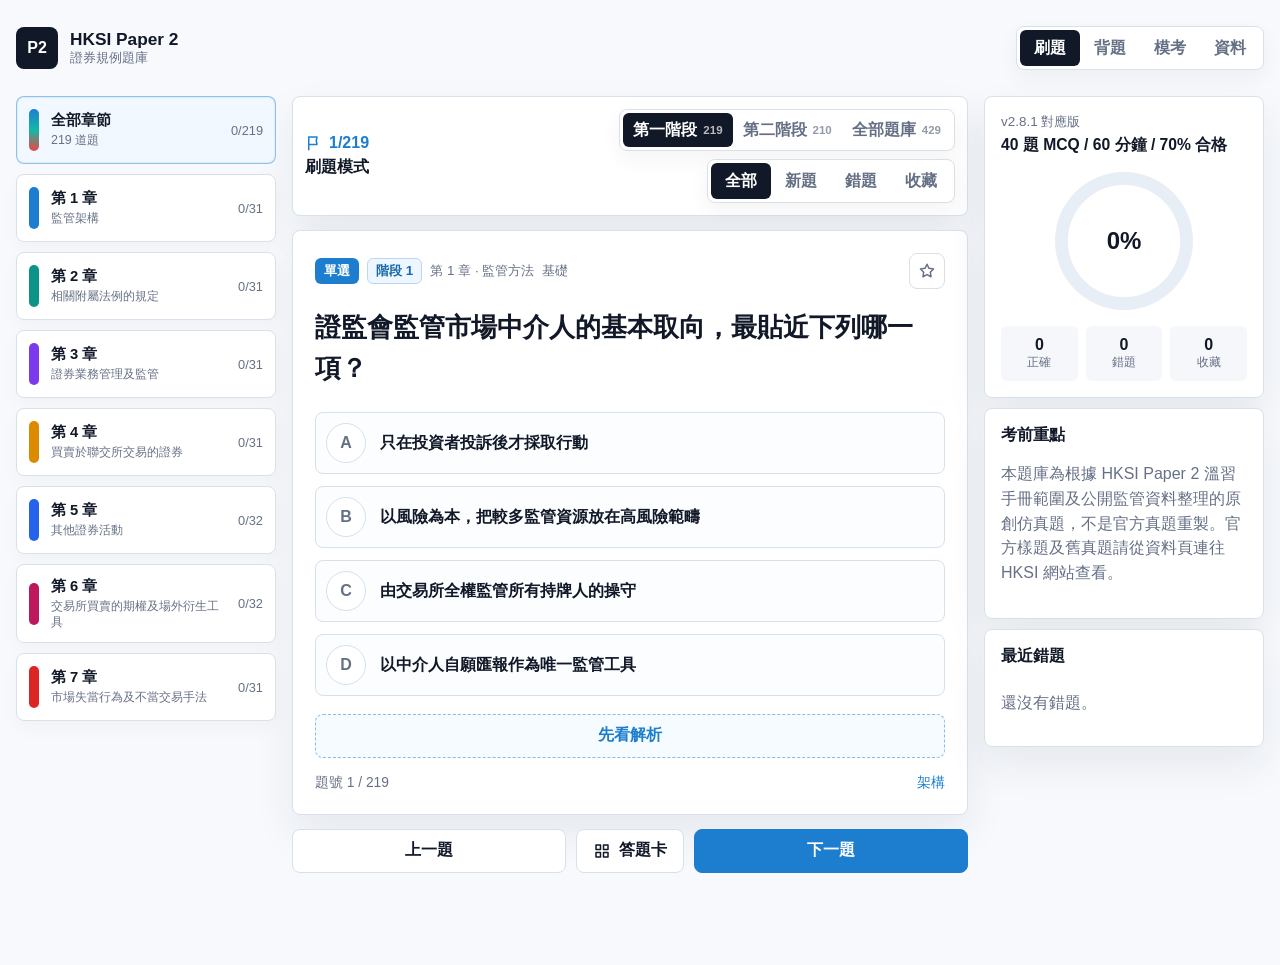
<file: index.html>
<!doctype html>
<html lang="zh-Hant">
  <head>
    <meta charset="UTF-8" />
    <meta name="viewport" content="width=device-width, initial-scale=1.0" />
    <title>HKSI Paper 2 證券規例題庫</title>
    <meta http-equiv="refresh" content="0; url=public/hksi-paper2.html" />
    <link rel="canonical" href="public/hksi-paper2.html" />
    <script>
      window.location.replace("public/hksi-paper2.html");
    </script>
  </head>
  <body>
    <a href="public/hksi-paper2.html">打開 HKSI Paper 2 證券規例題庫</a>
  </body>
</html>
</file>
<file: public/hksi-paper2.css>
:root {
  --bg: #f7f9fc;
  --surface: #ffffff;
  --surface-soft: #eef6ff;
  --ink: #111827;
  --muted: #667085;
  --line: #d8e0ea;
  --blue: #1d7ed0;
  --teal: #12b8a6;
  --red: #ef4444;
  --green: #10b981;
  --amber: #f59e0b;
  --shadow: 0 18px 40px rgba(21, 42, 74, 0.08);
  --radius: 8px;
  color-scheme: light;
}

* {
  box-sizing: border-box;
}

body {
  margin: 0;
  min-height: 100vh;
  background: var(--bg);
  color: var(--ink);
  font-family:
    -apple-system, BlinkMacSystemFont, "PingFang HK", "PingFang TC", "Noto Sans CJK TC",
    "Microsoft JhengHei", "Segoe UI", sans-serif;
}

button,
a {
  font: inherit;
}

button {
  cursor: pointer;
}

svg {
  width: 18px;
  height: 18px;
  fill: none;
  stroke: currentColor;
  stroke-width: 2;
  stroke-linecap: round;
  stroke-linejoin: round;
}

.app-shell {
  min-height: 100vh;
  padding: 16px 16px 92px;
}

.topbar {
  position: sticky;
  top: 0;
  z-index: 20;
  display: flex;
  align-items: center;
  justify-content: space-between;
  gap: 16px;
  max-width: 1280px;
  margin: 0 auto 16px;
  padding: 10px 0;
  background: rgba(247, 249, 252, 0.92);
  backdrop-filter: blur(16px);
}

.brand {
  display: flex;
  align-items: center;
  gap: 12px;
  min-width: 0;
}

.brand-mark {
  display: grid;
  width: 42px;
  height: 42px;
  place-items: center;
  border-radius: var(--radius);
  background: var(--ink);
  color: white;
  font-weight: 800;
  letter-spacing: 0;
}

.brand h1,
.brand p,
.question-card h2,
.materials-head h2,
.mock-start h2,
.resource-card h2,
.wrong-card h2,
.answer-sheet h2 {
  margin: 0;
}

.brand h1 {
  font-size: 1.08rem;
  line-height: 1.2;
}

.brand p {
  color: var(--muted);
  font-size: 0.84rem;
}

.mode-tabs,
.phase-tabs,
.scope-tabs {
  display: flex;
  align-items: center;
  background: white;
  border: 1px solid var(--line);
  border-radius: var(--radius);
  padding: 3px;
  box-shadow: 0 8px 20px rgba(31, 41, 55, 0.05);
}

.mode-tab,
.phase-tabs button,
.scope-tabs button {
  min-height: 36px;
  border: 0;
  border-radius: 6px;
  background: transparent;
  color: var(--muted);
  padding: 0 14px;
  font-weight: 700;
  white-space: nowrap;
}

.mode-tab.is-active,
.phase-tabs button.is-active,
.scope-tabs button.is-active {
  background: var(--ink);
  color: white;
}

.layout {
  display: grid;
  grid-template-columns: 260px minmax(0, 1fr) 280px;
  gap: 16px;
  max-width: 1280px;
  margin: 0 auto;
  align-items: start;
}

.syllabus-panel,
.insight-panel {
  position: sticky;
  top: 74px;
  display: grid;
  gap: 10px;
}

.chapter-button {
  display: grid;
  grid-template-columns: 10px minmax(0, 1fr) auto;
  align-items: center;
  gap: 12px;
  width: 100%;
  min-height: 66px;
  border: 1px solid var(--line);
  border-radius: var(--radius);
  background: var(--surface);
  color: var(--ink);
  padding: 12px;
  text-align: left;
  box-shadow: 0 8px 20px rgba(21, 42, 74, 0.03);
}

.chapter-button.is-active {
  border-color: rgba(29, 126, 208, 0.46);
  background: #f2f8ff;
  box-shadow: inset 0 0 0 1px rgba(29, 126, 208, 0.1);
}

.chapter-button strong,
.chapter-button small,
.chapter-button em {
  display: block;
}

.chapter-button strong {
  font-size: 0.92rem;
}

.chapter-button small {
  margin-top: 3px;
  color: var(--muted);
  font-size: 0.78rem;
  line-height: 1.25;
}

.chapter-button em {
  color: var(--muted);
  font-size: 0.8rem;
  font-style: normal;
}

.chapter-accent {
  width: 10px;
  height: 42px;
  border-radius: 999px;
}

.chapter-accent.all {
  background: linear-gradient(180deg, var(--blue), var(--teal), var(--red));
}

.study-surface {
  display: grid;
  gap: 14px;
}

.filter-bar,
.question-card,
.summary-card,
.resource-card,
.wrong-card,
.answer-sheet,
.mock-status,
.mock-start,
.score-card,
.materials-head,
.material-card {
  border: 1px solid var(--line);
  border-radius: var(--radius);
  background: var(--surface);
  box-shadow: var(--shadow);
}

.filter-bar {
  display: flex;
  align-items: center;
  justify-content: space-between;
  gap: 12px;
  padding: 12px;
}

.filter-bar > div:first-child {
  display: grid;
  gap: 5px;
}

.filter-actions {
  display: grid;
  gap: 8px;
  justify-items: end;
}

.phase-tabs button {
  display: inline-flex;
  align-items: center;
  gap: 6px;
  min-height: 34px;
  padding: 0 10px;
}

.phase-tabs small {
  color: inherit;
  font-size: 0.72rem;
  opacity: 0.7;
}

.progress-flag {
  display: inline-flex;
  align-items: center;
  gap: 6px;
  color: var(--blue);
  font-weight: 800;
}

.question-card {
  padding: 22px;
}

.question-meta {
  display: flex;
  align-items: center;
  gap: 8px;
  color: var(--muted);
  font-size: 0.84rem;
  flex-wrap: wrap;
}

.type-badge {
  display: inline-flex;
  align-items: center;
  min-height: 26px;
  border-radius: 6px;
  background: var(--blue);
  color: white;
  padding: 0 9px;
  font-weight: 800;
}

.phase-badge {
  display: inline-flex;
  align-items: center;
  min-height: 26px;
  border: 1px solid #b9d7f4;
  border-radius: 6px;
  background: #eef6ff;
  color: #1769aa;
  padding: 0 8px;
  font-weight: 800;
}

.icon-button {
  display: inline-grid;
  width: 36px;
  height: 36px;
  place-items: center;
  border: 1px solid var(--line);
  border-radius: var(--radius);
  background: white;
  color: var(--muted);
}

.question-meta .icon-button {
  margin-left: auto;
}

.icon-button.is-marked {
  border-color: rgba(245, 158, 11, 0.5);
  background: #fff7e6;
  color: var(--amber);
}

.icon-button.is-marked svg {
  fill: currentColor;
}

.question-card h2 {
  margin-top: 18px;
  font-size: clamp(1.28rem, 2vw, 1.75rem);
  line-height: 1.62;
  font-weight: 750;
  letter-spacing: 0;
}

.option-list {
  display: grid;
  gap: 12px;
  margin-top: 22px;
}

.option-button {
  display: grid;
  grid-template-columns: 42px minmax(0, 1fr);
  align-items: center;
  gap: 12px;
  width: 100%;
  min-height: 62px;
  border: 1px solid var(--line);
  border-radius: var(--radius);
  background: #fbfdff;
  color: var(--ink);
  padding: 10px 14px 10px 10px;
  text-align: left;
}

.option-button:hover {
  border-color: rgba(29, 126, 208, 0.45);
  background: #f4faff;
}

.option-button strong {
  line-height: 1.45;
  font-weight: 650;
}

.option-letter {
  display: grid;
  width: 40px;
  height: 40px;
  place-items: center;
  border: 1px solid var(--line);
  border-radius: 50%;
  background: white;
  color: var(--muted);
  font-weight: 800;
}

.option-button.is-selected {
  border-color: var(--blue);
}

.option-button.is-correct {
  border-color: rgba(16, 185, 129, 0.52);
  background: #effdf8;
  color: #03624c;
}

.option-button.is-correct .option-letter {
  border-color: var(--green);
  background: var(--green);
  color: white;
}

.option-button.is-wrong {
  border-color: rgba(239, 68, 68, 0.5);
  background: #fff4f4;
  color: #991b1b;
}

.option-button.is-wrong .option-letter {
  border-color: var(--red);
  background: var(--red);
  color: white;
}

.answer-panel {
  display: grid;
  grid-template-columns: 150px minmax(0, 1fr);
  gap: 18px;
  margin-top: 18px;
  border-radius: var(--radius);
  border: 1px solid #c7d9ef;
  background: #f4f9ff;
  padding: 16px;
}

.answer-panel.is-pass {
  border-color: rgba(16, 185, 129, 0.45);
  background: #f0fdf4;
}

.answer-panel.is-fail {
  border-color: rgba(239, 68, 68, 0.38);
  background: #fff7f7;
}

.answer-panel div {
  display: grid;
  align-content: start;
  gap: 4px;
}

.answer-panel span,
.answer-panel small,
.source-line,
.empty-copy {
  color: var(--muted);
}

.answer-panel strong {
  font-size: 1.6rem;
  color: var(--blue);
}

.answer-panel p {
  margin: 0;
  line-height: 1.65;
}

.source-line {
  grid-column: 2;
  font-size: 0.84rem;
}

.question-footer {
  display: flex;
  justify-content: space-between;
  margin-top: 16px;
  color: var(--muted);
  font-size: 0.86rem;
}

.ghost-button,
.secondary-button,
.primary-button {
  display: inline-flex;
  align-items: center;
  justify-content: center;
  gap: 8px;
  min-height: 44px;
  border-radius: var(--radius);
  padding: 0 16px;
  font-weight: 800;
}

.ghost-button {
  width: 100%;
  margin-top: 18px;
  border: 1px dashed rgba(29, 126, 208, 0.5);
  background: #f5fbff;
  color: var(--blue);
}

.secondary-button {
  border: 1px solid var(--line);
  background: white;
  color: var(--ink);
}

.primary-button {
  border: 1px solid var(--blue);
  background: var(--blue);
  color: white;
}

.primary-button:disabled,
.secondary-button:disabled {
  opacity: 0.55;
  cursor: not-allowed;
}

.control-row {
  display: grid;
  grid-template-columns: 1fr auto 1fr;
  gap: 10px;
}

.answer-sheet {
  padding: 16px;
}

.sheet-head {
  display: flex;
  align-items: center;
  justify-content: space-between;
  gap: 12px;
  margin-bottom: 12px;
}

.sheet-head h2 {
  font-size: 1rem;
}

.sheet-grid {
  display: grid;
  grid-template-columns: repeat(10, minmax(0, 1fr));
  gap: 8px;
}

.sheet-grid button {
  aspect-ratio: 1;
  border: 1px solid var(--line);
  border-radius: 6px;
  background: #f9fbff;
  color: var(--muted);
  font-weight: 800;
}

.sheet-grid button.is-done {
  border-color: rgba(16, 185, 129, 0.4);
  background: #ecfdf5;
  color: #047857;
}

.sheet-grid button.is-wrong {
  border-color: rgba(239, 68, 68, 0.4);
  background: #fff1f2;
  color: #be123c;
}

.sheet-grid button.is-active {
  outline: 3px solid rgba(29, 126, 208, 0.24);
}

.summary-card,
.resource-card,
.wrong-card {
  padding: 16px;
}

.summary-top {
  display: grid;
  gap: 4px;
  color: var(--muted);
  font-size: 0.84rem;
}

.summary-top strong {
  color: var(--ink);
  font-size: 0.98rem;
}

.ring {
  display: grid;
  width: 138px;
  height: 138px;
  place-items: center;
  margin: 16px auto;
  border-radius: 50%;
  background:
    radial-gradient(circle at center, white 57%, transparent 58%),
    conic-gradient(var(--blue) calc(var(--value) * 1%), #e8eef6 0);
}

.ring span {
  font-size: 1.5rem;
  font-weight: 900;
}

.mini-stats {
  display: grid;
  grid-template-columns: repeat(3, 1fr);
  gap: 8px;
}

.mini-stats span {
  border-radius: 6px;
  background: #f5f7fb;
  color: var(--muted);
  padding: 10px 8px;
  text-align: center;
  font-size: 0.78rem;
}

.mini-stats strong {
  display: block;
  color: var(--ink);
  font-size: 1rem;
}

.resource-card h2,
.wrong-card h2 {
  font-size: 1rem;
}

.resource-card p {
  color: var(--muted);
  line-height: 1.55;
}

.wrong-card {
  display: grid;
  gap: 10px;
}

.wrong-card button {
  display: grid;
  gap: 4px;
  width: 100%;
  border: 1px solid var(--line);
  border-radius: 6px;
  background: #fbfdff;
  padding: 10px;
  text-align: left;
}

.wrong-card span {
  color: var(--red);
  font-size: 0.76rem;
  font-weight: 800;
}

.wrong-card strong {
  font-size: 0.92rem;
}

.mock-start,
.materials-head {
  display: flex;
  align-items: center;
  justify-content: space-between;
  gap: 16px;
  padding: 22px;
}

.mock-start p,
.materials-head p {
  max-width: 760px;
  color: var(--muted);
  line-height: 1.6;
}

.mock-status {
  display: grid;
  grid-template-columns: 1fr 1fr auto auto;
  gap: 10px;
  align-items: center;
  padding: 12px;
}

.mock-status div {
  display: grid;
  gap: 4px;
  border-radius: 6px;
  background: #f5f7fb;
  padding: 10px 12px;
}

.mock-status span {
  color: var(--muted);
  font-size: 0.78rem;
}

.mock-status strong {
  font-size: 1.2rem;
}

.score-card {
  display: flex;
  align-items: center;
  justify-content: center;
  gap: 12px;
  padding: 16px;
}

.score-card strong {
  font-size: 2rem;
}

.score-card.is-pass {
  border-color: rgba(16, 185, 129, 0.45);
  background: #effdf8;
  color: #047857;
}

.score-card.is-fail {
  border-color: rgba(239, 68, 68, 0.42);
  background: #fff7f7;
  color: #b91c1c;
}

.material-grid {
  display: grid;
  grid-template-columns: repeat(2, minmax(0, 1fr));
  gap: 12px;
}

.material-card {
  display: grid;
  gap: 8px;
  color: inherit;
  padding: 16px;
  text-decoration: none;
}

.material-card span {
  width: max-content;
  border-radius: 6px;
  background: #eaf4ff;
  color: var(--blue);
  padding: 4px 8px;
  font-size: 0.75rem;
  font-weight: 900;
}

.material-card strong {
  font-size: 1rem;
}

.material-card p {
  margin: 0;
  color: var(--muted);
  line-height: 1.5;
}

.material-card em {
  display: inline-flex;
  align-items: center;
  gap: 6px;
  color: var(--teal);
  font-style: normal;
  font-weight: 800;
}

.empty-state {
  border: 1px dashed var(--line);
  border-radius: var(--radius);
  background: white;
  padding: 32px;
  text-align: center;
}

.empty-state p {
  color: var(--muted);
}

.bottom-nav {
  position: fixed;
  right: 0;
  bottom: 0;
  left: 0;
  z-index: 30;
  display: none;
  grid-template-columns: repeat(4, 1fr);
  border-top: 1px solid var(--line);
  background: rgba(255, 255, 255, 0.96);
  box-shadow: 0 -10px 28px rgba(21, 42, 74, 0.08);
  backdrop-filter: blur(16px);
}

.bottom-nav button {
  display: grid;
  min-height: 64px;
  place-items: center;
  gap: 3px;
  border: 0;
  background: transparent;
  color: var(--muted);
  font-size: 0.78rem;
  font-weight: 800;
}

.bottom-nav svg {
  color: var(--blue);
}

@media (max-width: 1060px) {
  .layout {
    grid-template-columns: 220px minmax(0, 1fr);
  }

  .insight-panel {
    display: none;
  }
}

@media (max-width: 760px) {
  .app-shell {
    padding: 8px 10px 82px;
  }

  .topbar {
    display: grid;
    gap: 10px;
    margin-bottom: 8px;
    padding: 8px 0;
  }

  .brand {
    display: none;
  }

  .mode-tabs {
    justify-self: center;
    width: min(100%, 360px);
  }

  .mode-tab {
    flex: 1;
    padding: 0 10px;
  }

  .layout {
    display: block;
  }

  .syllabus-panel {
    position: static;
    display: flex;
    gap: 8px;
    margin-bottom: 10px;
    overflow-x: auto;
    padding-bottom: 2px;
    scrollbar-width: none;
  }

  .syllabus-panel::-webkit-scrollbar {
    display: none;
  }

  .chapter-button {
    min-width: 154px;
    min-height: 58px;
    grid-template-columns: 7px minmax(0, 1fr);
    padding: 9px;
  }

  .chapter-button em {
    display: none;
  }

  .chapter-accent {
    width: 7px;
    height: 34px;
  }

  .filter-bar {
    display: grid;
    gap: 10px;
    padding: 10px;
  }

  .filter-actions {
    width: 100%;
    justify-items: stretch;
  }

  .phase-tabs,
  .scope-tabs {
    width: 100%;
    overflow-x: auto;
  }

  .phase-tabs button {
    flex: 1;
    min-width: 104px;
    justify-content: center;
    padding: 0 8px;
  }

  .scope-tabs button {
    flex: 1;
    min-width: 68px;
    padding: 0 8px;
  }

  .question-card {
    padding: 18px 14px;
  }

  .question-meta {
    font-size: 0.8rem;
  }

  .question-card h2 {
    font-size: 1.32rem;
    line-height: 1.72;
  }

  .option-button {
    grid-template-columns: 38px minmax(0, 1fr);
    min-height: 58px;
    padding: 9px 10px 9px 8px;
  }

  .option-letter {
    width: 36px;
    height: 36px;
  }

  .answer-panel {
    grid-template-columns: 1fr;
  }

  .source-line {
    grid-column: 1;
  }

  .control-row {
    grid-template-columns: repeat(3, minmax(0, 1fr));
  }

  .secondary-button,
  .primary-button {
    min-height: 46px;
    padding: 0 10px;
    font-size: 0.9rem;
  }

  .sheet-grid {
    grid-template-columns: repeat(8, minmax(0, 1fr));
  }

  .mock-start,
  .materials-head,
  .mock-status {
    display: grid;
  }

  .mock-status {
    grid-template-columns: repeat(2, minmax(0, 1fr));
  }

  .mock-status .secondary-button,
  .mock-status .primary-button {
    grid-column: span 1;
  }

  .material-grid {
    grid-template-columns: 1fr;
  }

  .bottom-nav {
    display: grid;
  }
}

@media (max-width: 390px) {
  .question-card h2 {
    font-size: 1.18rem;
  }

  .option-button strong {
    font-size: 0.94rem;
  }

  .sheet-grid {
    grid-template-columns: repeat(6, minmax(0, 1fr));
  }
}
</file>
